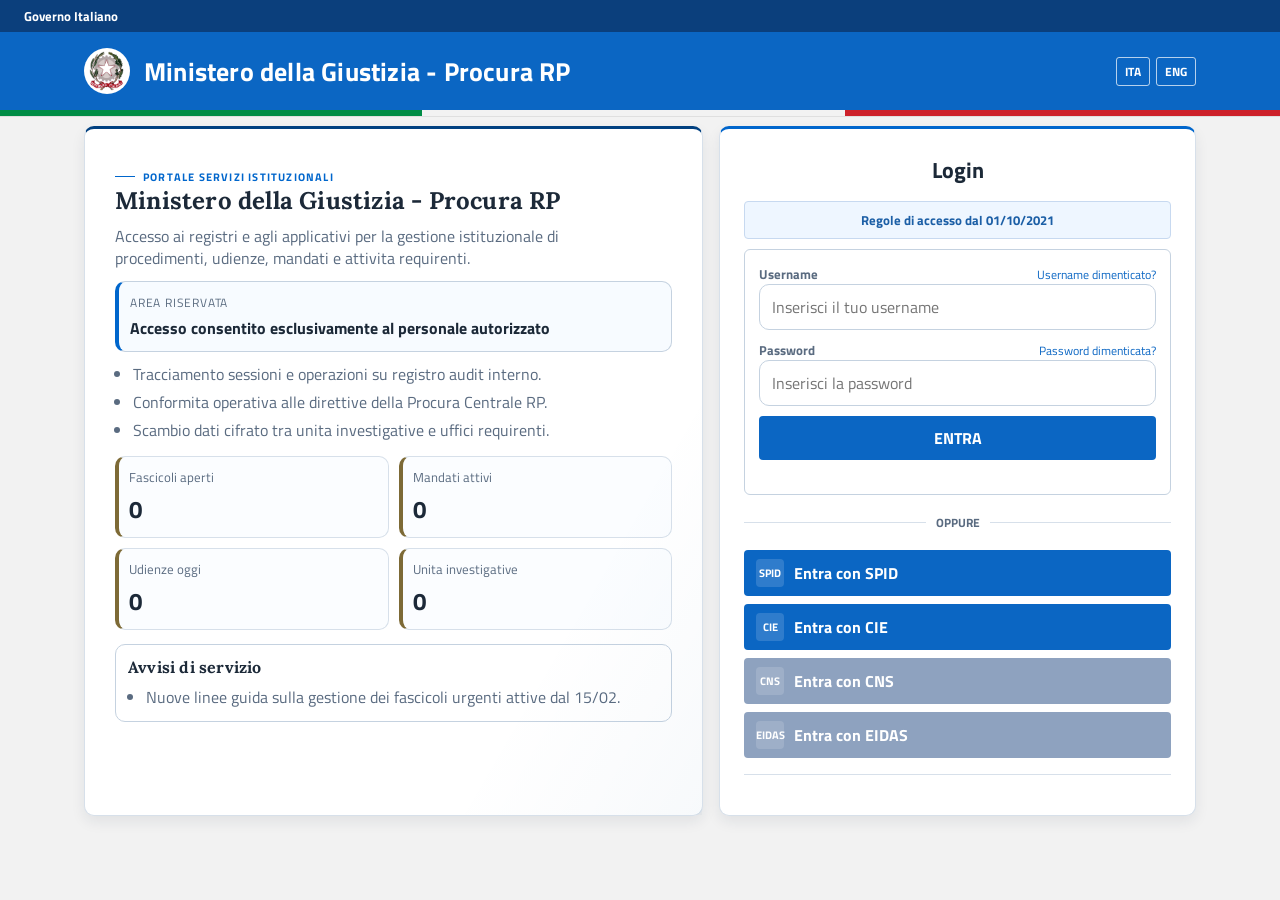
<file: index.html>
﻿<!DOCTYPE html>
<html lang="it">
<head>
  <meta charset="UTF-8">
  <meta name="viewport" content="width=device-width, initial-scale=1.0">
  <title>Procura RP | Accesso Riservato</title>
  <link rel="stylesheet" href="css/style.css">
</head>
<body class="login-page">
  <header class="gov-header">
    <div class="gov-topbar">Governo Italiano</div>
    <div class="gov-brandbar">
      <div class="gov-brand-inner">
        <div class="gov-logo" aria-hidden="true"></div>
        <h2>Ministero della Giustizia - Procura RP</h2>
        <div class="lang-switch">
          <button type="button">ITA</button>
          <button type="button">ENG</button>
        </div>
      </div>
    </div>
  </header>

  <div class="login-shell">
    <section class="login-brand-panel">
      <p class="eyebrow">Portale servizi istituzionali</p>
      <h1>Ministero della Giustizia - Procura RP</h1>
      <p class="lead">Accesso ai registri e agli applicativi per la gestione istituzionale di procedimenti, udienze, mandati e attivita requirenti.</p>

      <div class="protocol-banner">
        <p>Area riservata</p>
        <strong>Accesso consentito esclusivamente al personale autorizzato</strong>
      </div>

      <ul class="protocol-list">
        <li>Tracciamento sessioni e operazioni su registro audit interno.</li>
        <li>Conformita operativa alle direttive della Procura Centrale RP.</li>
        <li>Scambio dati cifrato tra unita investigative e uffici requirenti.</li>
      </ul>

      <div class="status-grid">
        <article>
          <span class="status-label">Fascicoli aperti</span>
          <strong id="stat-cases">0</strong>
        </article>
        <article>
          <span class="status-label">Mandati attivi</span>
          <strong id="stat-warrants">0</strong>
        </article>
        <article>
          <span class="status-label">Udienze oggi</span>
          <strong id="stat-hearings">0</strong>
        </article>
        <article>
          <span class="status-label">Unita investigative</span>
          <strong id="stat-departments">0</strong>
        </article>
      </div>

      <div class="notice-panel">
        <h3>Avvisi di servizio</h3>
        <ul>
          <li>Nuove linee guida sulla gestione dei fascicoli urgenti attive dal 15/02.</li>
        </ul>
      </div>
    </section>

    <section class="login-card ministero-login">
      <h2 class="login-title">Login</h2>
      <div class="access-rules">Regole di accesso dal 01/10/2021</div>

      <form class="login-form login-box" onsubmit="event.preventDefault(); login();">
        <div class="label-row">
          <label for="email">Username</label>
          <a class="helper-link" href="#" onclick="return false;">Username dimenticato?</a>
        </div>
        <input type="email" id="email" placeholder="Inserisci il tuo username">

        <div class="label-row">
          <label for="password">Password</label>
          <a class="helper-link" href="#" onclick="return false;">Password dimenticata?</a>
        </div>
        <input type="password" id="password" placeholder="Inserisci la password">

        <button type="submit" class="primary-login">ENTRA</button>
        <p id="error" class="error"></p>
      </form>

      <div class="login-divider"><span>OPPURE</span></div>

      <div class="alt-login">
        <a class="alt-btn" href="spid.html"><span class="alt-icon">SPID</span> Entra con SPID</a>
        <a class="alt-btn" href="cie.html"><span class="alt-icon">CIE</span> Entra con CIE</a>
        <button type="button" class="alt-btn muted" title="Non disponibile"><span class="alt-icon">CNS</span> Entra con CNS</button>
        <button type="button" class="alt-btn muted" title="Non disponibile"><span class="alt-icon">EIDAS</span> Entra con EIDAS</button>
      </div>

      

      <div class="legal-box">
        <p class="login-legal"></p>
        
      </div>
    </section>
  </div>

  <script src="js/app.js"></script>
</body>
</html>
</file>
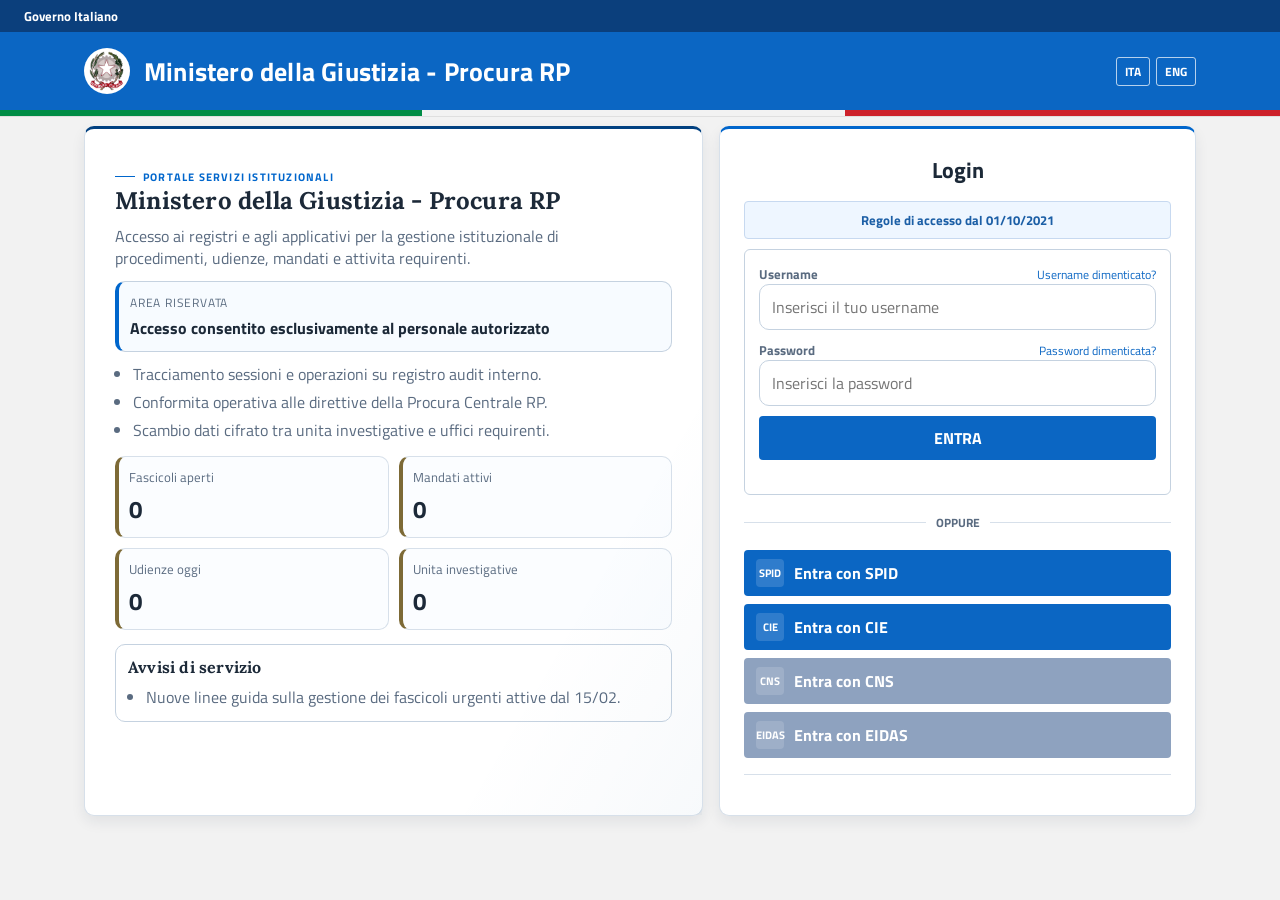
<file: cie.html>
<!DOCTYPE html>
<html lang="it">
<head>
  <meta charset="UTF-8">
  <meta name="viewport" content="width=device-width, initial-scale=1.0">
  <title>Accesso CIE | Procura RP</title>
  <link rel="stylesheet" href="css/style.css">
</head>
<body class="login-page">
  <header class="gov-header">
    <div class="gov-topbar">Governo Italiano</div>
    <div class="gov-brandbar">
      <div class="gov-brand-inner">
        <div class="gov-logo" aria-hidden="true"></div>
        <h2>Ministero della Giustizia - Procura RP</h2>
        <div class="lang-switch">
          <button type="button">ITA</button>
          <button type="button">ENG</button>
        </div>
      </div>
    </div>
  </header>

  <main class="login-shell id-shell">
    <section class="login-brand-panel id-brand">
      <p class="eyebrow">Sistema di autenticazione</p>
      <h1>CIE - Carta d'identita elettronica</h1>
      <p class="lead">Accedi con la tua Carta d'Identita Elettronica tramite app mobile o lettore di smart card.</p>

      <div class="protocol-banner">
        <p>Sessione protetta</p>
        <strong>Autenticazione con CIE livello 2</strong>
      </div>

      <ul class="protocol-list">
        <li>Conferma la sessione tramite app o PIN.</li>
        <li>Accesso consentito solo a personale autorizzato.</li>
      </ul>

      <div class="notice-panel">
        <h3>Note operative</h3>
        <ul>
          <li>Utilizza la tua CIE con PIN personale attivo.</li>
          <li>Verifica la connessione del lettore o dell'app CIE ID.</li>
          <li>Le sessioni vengono tracciate nel registro di audit.</li>
        </ul>
      </div>
    </section>

    <section class="login-card id-card">
      <div class="id-provider cie-provider">CIE</div>
      <h2>Modalita di accesso</h2>
      <p>Demo locale: seleziona la modalita e inserisci le credenziali simulate.</p>

      <div class="idp-grid">
        <button type="button" class="idp-btn">App CIE ID</button>
        <button type="button" class="idp-btn">Lettore Smart Card</button>
      </div>

      <form class="id-credentials" onsubmit="event.preventDefault(); loginWithCredentials(document.getElementById('cie-email').value, document.getElementById('cie-password').value);">
        <label for="cie-email">Email CIE</label>
        <input type="email" id="cie-email" placeholder="nome.cognome@cie.it">

        <label for="cie-password">Password</label>
        <input type="password" id="cie-password" placeholder="********">

        <button type="submit">Entra con CIE</button>
        <p id="error" class="error"></p>
      </form>

      <a class="inline-link" href="index.html">Torna al login</a>
      <p class="login-legal">Accesso riservato. Uso improprio perseguibile ai sensi delle normative vigenti.</p>
    </section>
  </main>

  <script src="js/app.js"></script>
  <script>
    document.querySelectorAll(".idp-grid").forEach((grid) => {
      const buttons = Array.from(grid.querySelectorAll(".idp-btn"));
      buttons.forEach((btn) => {
        btn.addEventListener("click", () => {
          buttons.forEach((b) => b.classList.remove("selected"));
          btn.classList.add("selected");
        });
      });
    });
  </script>
</body>
</html>
</file>
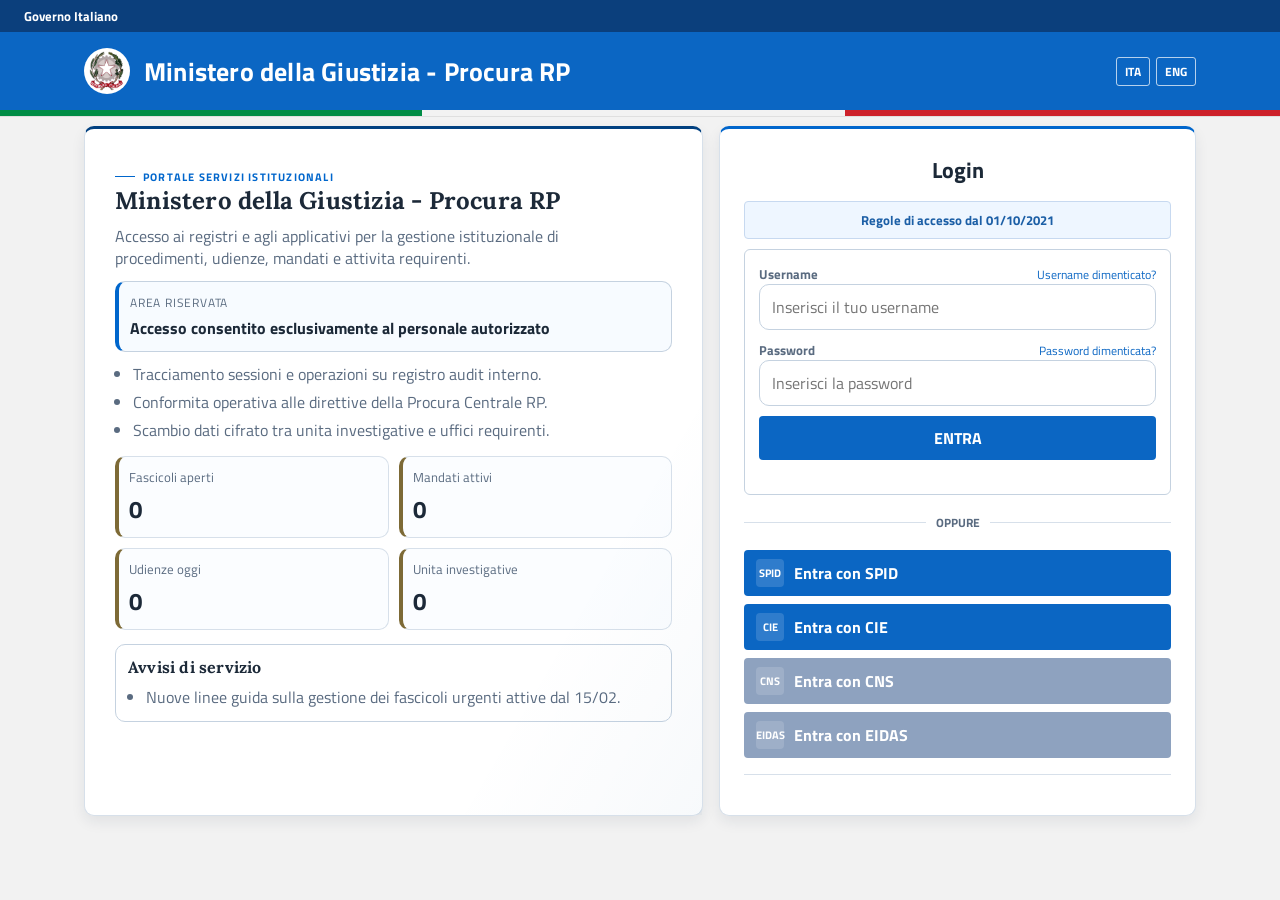
<file: dashboard.html>
﻿<!DOCTYPE html>
<html lang="it">
<head>
  <meta charset="UTF-8">
  <meta name="viewport" content="width=device-width, initial-scale=1.0">
  <title>Procura RP | Dashboard Operativa</title>
  <link rel="stylesheet" href="css/style.css">
</head>
<body class="dashboard-page" data-page="dashboard">
  <div class="dashboard-shell">
    <aside class="sidebar">
      <div class="sidebar-head">
        <div class="crest">PR</div>
        <div>
          <h2>Procura RP</h2>
          <p>Centro fascicoli</p>
        </div>
      </div>

      <nav>
        <ul>
          <li><a href="dashboard.html" data-nav="dashboard">Dashboard</a></li>
          <li><a href="fascicoli.html" data-nav="fascicoli">Fascicoli</a></li>
          <li><a href="mandati.html" data-nav="mandati">Mandati</a></li>
          <li><a href="sentenze.html" data-nav="sentenze">Sentenze</a></li>
          <li><a href="udienze.html" data-nav="udienze">Udienze</a></li>
          <li><a href="persone.html" data-nav="persone">Anagrafe giudiziaria</a></li>
          <li><a href="reparti.html" data-nav="reparti">Reparti investigativi</a></li>
        </ul>
      </nav>

      <button class="logout-btn" type="button" onclick="logout()">Disconnetti</button>
    </aside>

    <main class="main">
      <header class="topbar">
        <div>
          <p class="eyebrow">Cruscotto operativo</p>
          <h1>Procura della Repubblica RP</h1>
          <p class="topbar-meta">Ultimo aggiornamento <span id="last-update">-</span></p>
        </div>
        <div class="topbar-actions">
          <input id="quick-search" type="search" placeholder="Cerca fascicolo, PM o reato...">
          <button class="ghost-btn" type="button" id="refresh-btn">Aggiorna</button>
        </div>
      </header>

      <section class="kpi-grid" id="kpi-grid"></section>

      <section class="layout-grid">
        <article class="panel panel-large">
          <div class="panel-head">
            <h2>Registro fascicoli</h2>
            <select id="case-filter" aria-label="Filtra fascicoli">
              <option value="all">Tutti gli stati</option>
              <option value="open">Aperto</option>
              <option value="inquiry">Indagine</option>
              <option value="urgent">Urgente</option>
              <option value="closed">Chiuso</option>
            </select>
          </div>

          <table>
            <thead>
              <tr>
                <th>ID</th>
                <th>Reato principale</th>
                <th>Stato</th>
                <th>PM assegnato</th>
                <th>Priorita</th>
              </tr>
            </thead>
            <tbody id="cases-body"></tbody>
          </table>
          <a class="inline-link" href="fascicoli.html">Gestisci tutti i fascicoli</a>
        </article>

        <article class="panel">
          <div class="panel-head">
            <h2>Sintesi operativa</h2>
            <button type="button" class="ghost-btn clear-summary-btn" id="clear-summary-btn">Svuota sintesi</button>
          </div>
          <ul class="timeline" id="dashboard-summary"></ul>
        </article>

        <article class="panel">
          <h2>Attivita recenti</h2>
          <ul class="activity-list" id="activity-list"></ul>
        </article>

        <article class="panel">
          <h2>Documenti prioritari</h2>
          <div class="doc-item">
            <p>Richiesta proroga intercettazioni</p>
            <span>Scadenza: oggi 19:00</span>
          </div>
          <div class="doc-item">
            <p>Memoria difensiva proc. #897</p>
            <span>Scadenza: domani 10:00</span>
          </div>
          <div class="doc-item">
            <p>Verbale perquisizione unita nord</p>
            <span>Scadenza: 16/02 ore 12:00</span>
          </div>
        </article>

        <article class="panel panel-wide">
          <h2>Accesso rapido gestione</h2>
          <div class="unit-grid">
            <div><p>Archivio fascicoli</p><strong><a class="inline-link" href="fascicoli.html">Apri gestione</a></strong></div>
            <div><p>Archivio mandati</p><strong><a class="inline-link" href="mandati.html">Apri gestione</a></strong></div>
            <div><p>Registro sentenze</p><strong><a class="inline-link" href="sentenze.html">Apri gestione</a></strong></div>
            <div><p>Reparti investigativi</p><strong><a class="inline-link" href="reparti.html">Apri gestione</a></strong></div>
          </div>
        </article>
      </section>
    </main>
  </div>

  <script src="js/app.js"></script>
</body>
</html>
</file>
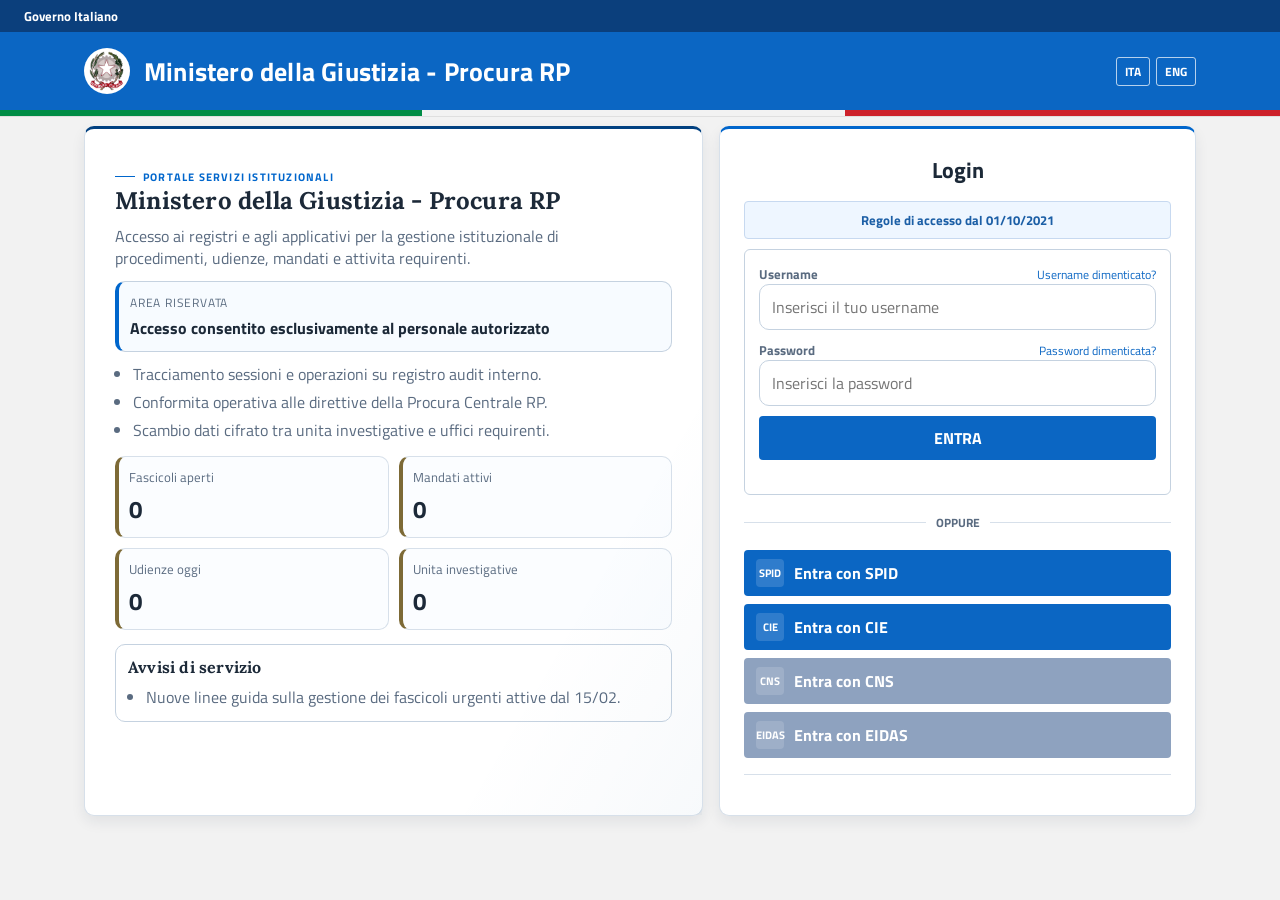
<file: fascicoli.html>
﻿<!DOCTYPE html>
<html lang="it">
<head>
  <meta charset="UTF-8">
  <meta name="viewport" content="width=device-width, initial-scale=1.0">
  <title>Procura RP | Fascicoli</title>
  <link rel="stylesheet" href="css/style.css">
</head>
<body class="dashboard-page" data-page="fascicoli">
  <div class="dashboard-shell">
    <aside class="sidebar">
      <div class="sidebar-head">
        <div class="crest">PR</div>
        <div>
          <h2>Procura RP</h2>
          <p>Centro fascicoli</p>
        </div>
      </div>
      <nav>
        <ul>
          <li><a href="dashboard.html" data-nav="dashboard">Dashboard</a></li>
          <li><a href="fascicoli.html" data-nav="fascicoli">Fascicoli</a></li>
          <li><a href="mandati.html" data-nav="mandati">Mandati</a></li>
          <li><a href="sentenze.html" data-nav="sentenze">Sentenze</a></li>
          <li><a href="udienze.html" data-nav="udienze">Udienze</a></li>
          <li><a href="persone.html" data-nav="persone">Anagrafe giudiziaria</a></li>
          <li><a href="reparti.html" data-nav="reparti">Reparti investigativi</a></li>
        </ul>
      </nav>
      <button class="logout-btn" type="button" onclick="logout()">Disconnetti</button>
    </aside>

    <main class="main">
      <header class="topbar">
        <div>
          <p class="eyebrow">Gestione archivio</p>
          <h1>Fascicoli giudiziari</h1>
          <p class="topbar-meta">Crea, aggiorna ed elimina i fascicoli dal database locale.</p>
        </div>
      </header>

      <section class="layout-grid form-layout">
        <article class="panel">
          <h2>Nuovo fascicolo</h2>
          <form id="case-form" class="form-grid">
            <label for="case-id">ID fascicolo</label>
            <input id="case-id" name="id" required placeholder="#905">

            <label for="case-title">Reato principale</label>
            <input id="case-title" name="title" required placeholder="Traffico di stupefacenti">

            <label for="case-state">Stato</label>
            <select id="case-state" name="state" required>
              <option value="open">Aperto</option>
              <option value="inquiry">Indagine</option>
              <option value="urgent">Urgente</option>
              <option value="closed">Chiuso</option>
            </select>

            <label for="case-prosecutor">PM assegnato</label>
            <input id="case-prosecutor" name="prosecutor" required placeholder="PM Ferri">

            <label for="case-priority">Priorita</label>
            <select id="case-priority" name="priority" required>
              <option value="Alta">Alta</option>
              <option value="Media">Media</option>
              <option value="Bassa">Bassa</option>
            </select>

            <button type="submit">Aggiungi fascicolo</button>
          </form>
          <p id="case-form-message" class="success-message"></p>
        </article>

        <article class="panel panel-large">
          <div class="panel-head">
            <h2>Database fascicoli</h2>
            <input id="fascicoli-search" type="search" placeholder="Filtra per ID, reato o PM...">
          </div>

          <table>
            <thead>
              <tr>
                <th>ID</th>
                <th>Reato principale</th>
                <th>Stato</th>
                <th>PM assegnato</th>
                <th>Priorita</th>
                <th>Azioni</th>
              </tr>
            </thead>
            <tbody id="fascicoli-body"></tbody>
          </table>
        </article>
      </section>
    </main>
  </div>

  <script src="js/app.js"></script>
</body>
</html>
</file>
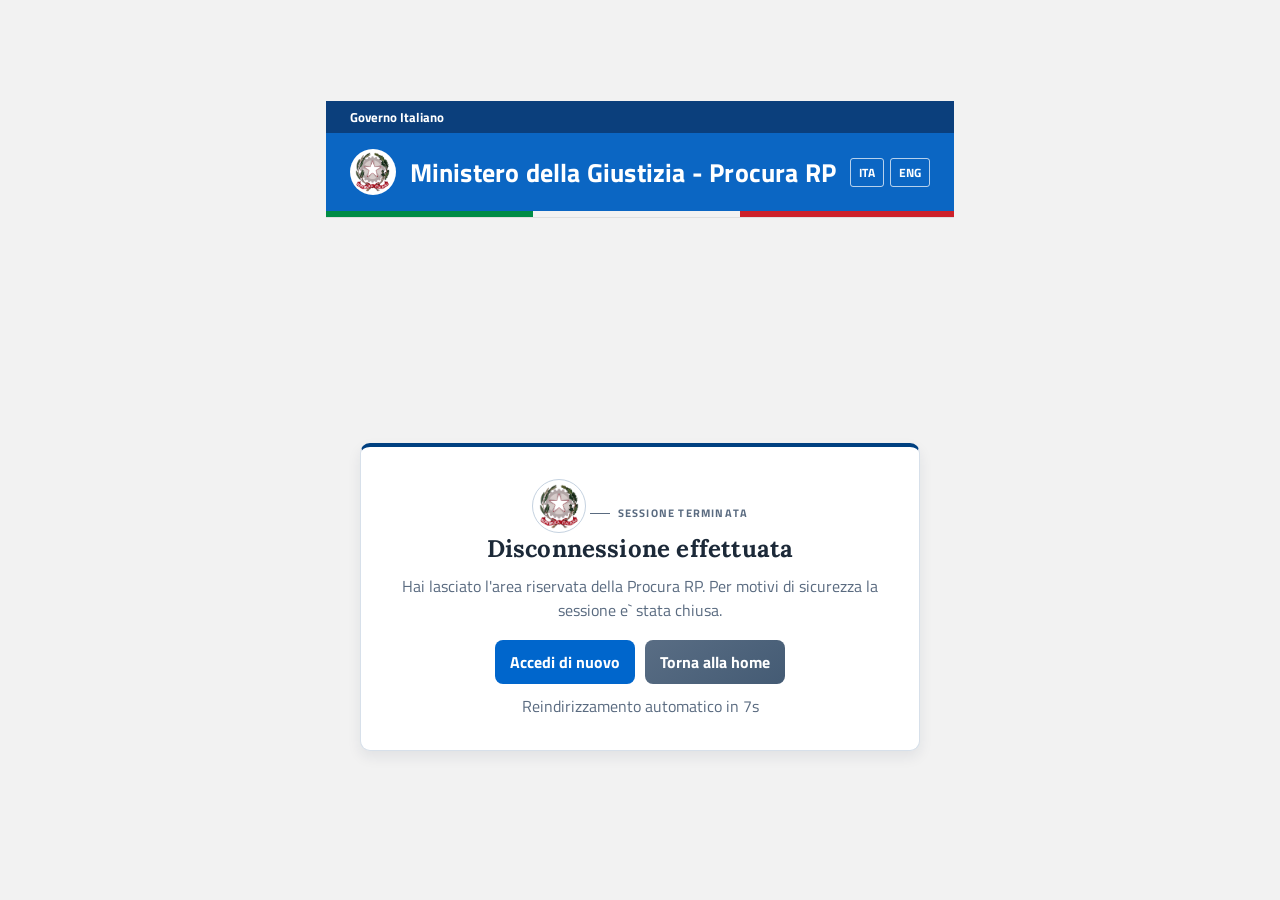
<file: logout.html>
﻿<!DOCTYPE html>
<html lang="it">
<head>
  <meta charset="UTF-8">
  <meta name="viewport" content="width=device-width, initial-scale=1.0">
  <title>Procura RP | Logout</title>
  <link rel="stylesheet" href="css/style.css">
</head>
<body class="logout-page">
  <header class="gov-header">
    <div class="gov-topbar">Governo Italiano</div>
    <div class="gov-brandbar">
      <div class="gov-brand-inner">
        <div class="gov-logo" aria-hidden="true"></div>
        <h2>Ministero della Giustizia - Procura RP</h2>
        <div class="lang-switch">
          <button type="button">ITA</button>
          <button type="button">ENG</button>
        </div>
      </div>
    </div>
  </header>
  <section class="logout-card">
    <div class="crest">PR</div>
    <p class="eyebrow">Sessione terminata</p>
    <h1>Disconnessione effettuata</h1>
    <p>Hai lasciato l'area riservata della Procura RP. Per motivi di sicurezza la sessione e` stata chiusa.</p>

    <div class="logout-actions">
      <button type="button" onclick="window.location.href='index.html'">Accedi di nuovo</button>
      <button type="button" class="secondary-btn" onclick="window.location.href='index.html'">Torna alla home</button>
    </div>

    <p class="topbar-meta">Reindirizzamento automatico in <span id="logout-countdown">8</span>s</p>
  </section>

  <script src="js/app.js"></script>
</body>
</html>
</file>
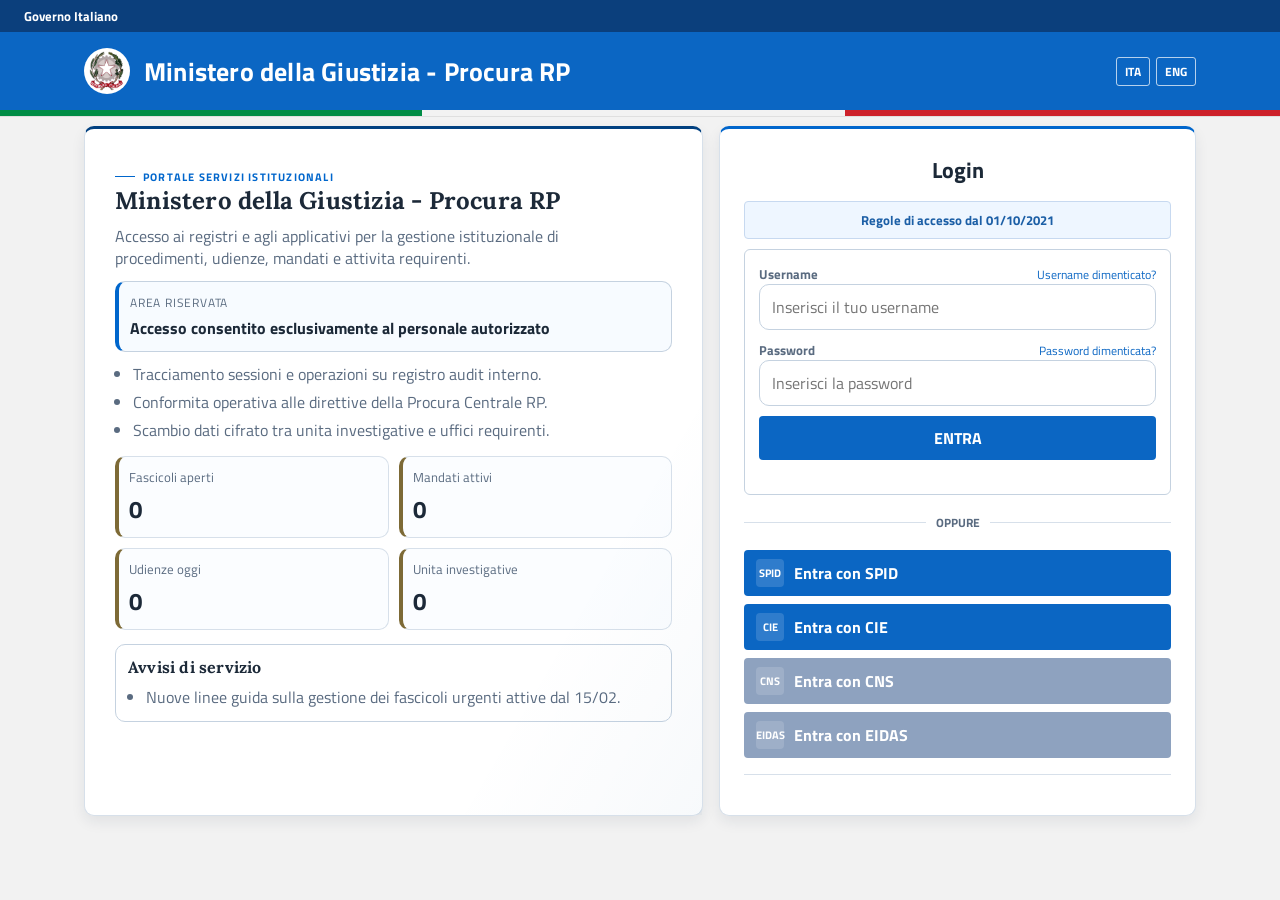
<file: mandati.html>
﻿<!DOCTYPE html>
<html lang="it">
<head>
  <meta charset="UTF-8">
  <meta name="viewport" content="width=device-width, initial-scale=1.0">
  <title>Procura RP | Mandati</title>
  <link rel="stylesheet" href="css/style.css">
</head>
<body class="dashboard-page" data-page="mandati">
  <div class="dashboard-shell">
    <aside class="sidebar">
      <div class="sidebar-head">
        <div class="crest">PR</div>
        <div>
          <h2>Procura RP</h2>
          <p>Centro fascicoli</p>
        </div>
      </div>
      <nav>
        <ul>
          <li><a href="dashboard.html" data-nav="dashboard">Dashboard</a></li>
          <li><a href="fascicoli.html" data-nav="fascicoli">Fascicoli</a></li>
          <li><a href="mandati.html" data-nav="mandati">Mandati</a></li>
          <li><a href="sentenze.html" data-nav="sentenze">Sentenze</a></li>
          <li><a href="udienze.html" data-nav="udienze">Udienze</a></li>
          <li><a href="persone.html" data-nav="persone">Anagrafe giudiziaria</a></li>
          <li><a href="reparti.html" data-nav="reparti">Reparti investigativi</a></li>
        </ul>
      </nav>
      <button class="logout-btn" type="button" onclick="logout()">Disconnetti</button>
    </aside>

    <main class="main">
      <header class="topbar">
        <div>
          <p class="eyebrow">Gestione archivio</p>
          <h1>Mandati</h1>
          <p class="topbar-meta">Inserisci, filtra ed elimina mandati dal database locale.</p>
        </div>
      </header>

      <section class="layout-grid form-layout">
        <article class="panel">
          <h2>Nuovo mandato</h2>
          <form id="warrant-form" class="form-grid">
            <label for="warrant-id">ID mandato</label>
            <input id="warrant-id" name="id" required placeholder="M-51">

            <label for="warrant-case">Fascicolo collegato</label>
            <input id="warrant-case" name="caseId" required placeholder="#901">

            <label for="warrant-type">Tipologia</label>
            <input id="warrant-type" name="type" required placeholder="Perquisizione">

            <label for="warrant-signer">Firmatario</label>
            <input id="warrant-signer" name="signer" required placeholder="PM De Luca">

            <label for="warrant-status">Stato</label>
            <select id="warrant-status" name="status" required>
              <option value="active">Attivo</option>
              <option value="pending">In lavorazione</option>
              <option value="closed">Concluso</option>
            </select>

            <button type="submit">Aggiungi mandato</button>
          </form>
          <p id="warrant-form-message" class="success-message"></p>
        </article>

        <article class="panel panel-large">
          <div class="panel-head">
            <h2>Database mandati</h2>
            <input id="mandati-search" type="search" placeholder="Filtra per ID, PM, tipo o fascicolo...">
          </div>

          <table>
            <thead>
              <tr>
                <th>ID mandato</th>
                <th>Fascicolo</th>
                <th>Tipologia</th>
                <th>Firmatario</th>
                <th>Stato</th>
                <th>Azioni</th>
              </tr>
            </thead>
            <tbody id="mandati-body"></tbody>
          </table>
        </article>
      </section>
    </main>
  </div>

  <script src="js/app.js"></script>
</body>
</html>
</file>
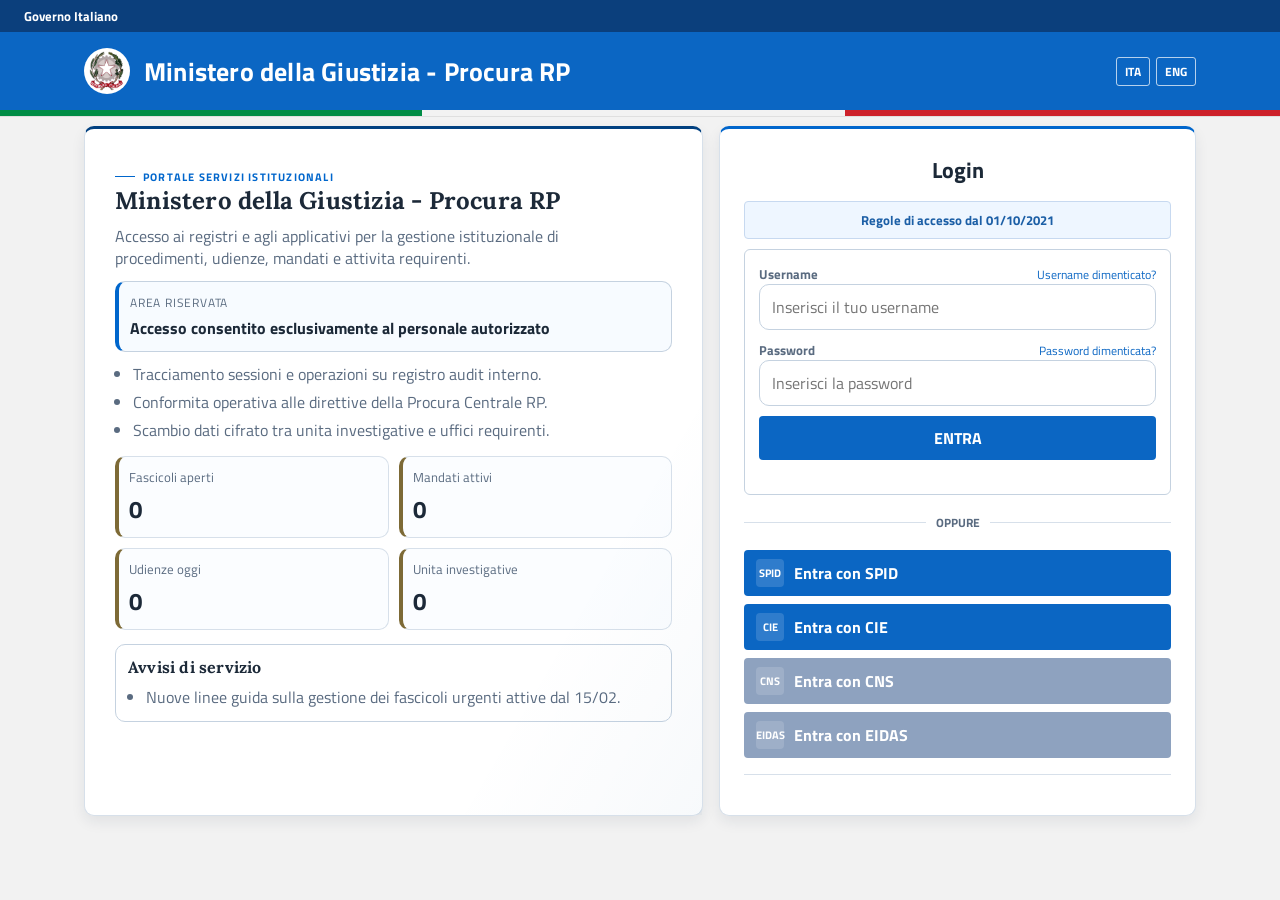
<file: persone.html>
﻿<!DOCTYPE html>
<html lang="it">
<head>
  <meta charset="UTF-8">
  <meta name="viewport" content="width=device-width, initial-scale=1.0">
  <title>Procura RP | Anagrafe</title>
  <link rel="stylesheet" href="css/style.css">
</head>
<body class="dashboard-page" data-page="persone">
  <div class="dashboard-shell">
    <aside class="sidebar">
      <div class="sidebar-head">
        <div class="crest">PR</div>
        <div>
          <h2>Procura RP</h2>
          <p>Centro fascicoli</p>
        </div>
      </div>
      <nav>
        <ul>
          <li><a href="dashboard.html" data-nav="dashboard">Dashboard</a></li>
          <li><a href="fascicoli.html" data-nav="fascicoli">Fascicoli</a></li>
          <li><a href="mandati.html" data-nav="mandati">Mandati</a></li>
          <li><a href="sentenze.html" data-nav="sentenze">Sentenze</a></li>
          <li><a href="udienze.html" data-nav="udienze">Udienze</a></li>
          <li><a href="persone.html" data-nav="persone">Anagrafe giudiziaria</a></li>
          <li><a href="reparti.html" data-nav="reparti">Reparti investigativi</a></li>
        </ul>
      </nav>
      <button class="logout-btn" type="button" onclick="logout()">Disconnetti</button>
    </aside>

    <main class="main">
      <header class="topbar">
        <div>
          <p class="eyebrow">Gestione archivio</p>
          <h1>Anagrafe giudiziaria</h1>
          <p class="topbar-meta">Aggiungi, filtra ed elimina soggetti coinvolti nei procedimenti.</p>
        </div>
      </header>

      <section class="layout-grid form-layout">
        <article class="panel">
          <h2>Nuovo soggetto</h2>
          <form id="person-form" class="form-grid">
            <label for="person-id">ID cittadino</label>
            <input id="person-id" name="id" required placeholder="C-245">

            <label for="person-name">Nominativo</label>
            <input id="person-name" name="name" required placeholder="Mario Rossi">

            <label for="person-role">Ruolo processuale</label>
            <select id="person-role" name="role" required>
              <option value="Indagato">Indagato</option>
              <option value="Persona informata">Persona informata</option>
              <option value="Parte offesa">Parte offesa</option>
              <option value="Testimone">Testimone</option>
            </select>

            <label for="person-case">Fascicolo collegato</label>
            <input id="person-case" name="caseId" required placeholder="#901">

            <button type="submit">Aggiungi soggetto</button>
          </form>
          <p id="person-form-message" class="success-message"></p>
        </article>

        <article class="panel panel-large">
          <div class="panel-head">
            <h2>Database anagrafe</h2>
            <input id="persone-search" type="search" placeholder="Filtra per ID, nome, ruolo o fascicolo...">
          </div>

          <table>
            <thead>
              <tr>
                <th>ID cittadino</th>
                <th>Nominativo</th>
                <th>Ruolo processuale</th>
                <th>Fascicolo collegato</th>
                <th>Azioni</th>
              </tr>
            </thead>
            <tbody id="persone-body"></tbody>
          </table>
        </article>
      </section>
    </main>
  </div>

  <script src="js/app.js"></script>
</body>
</html>
</file>
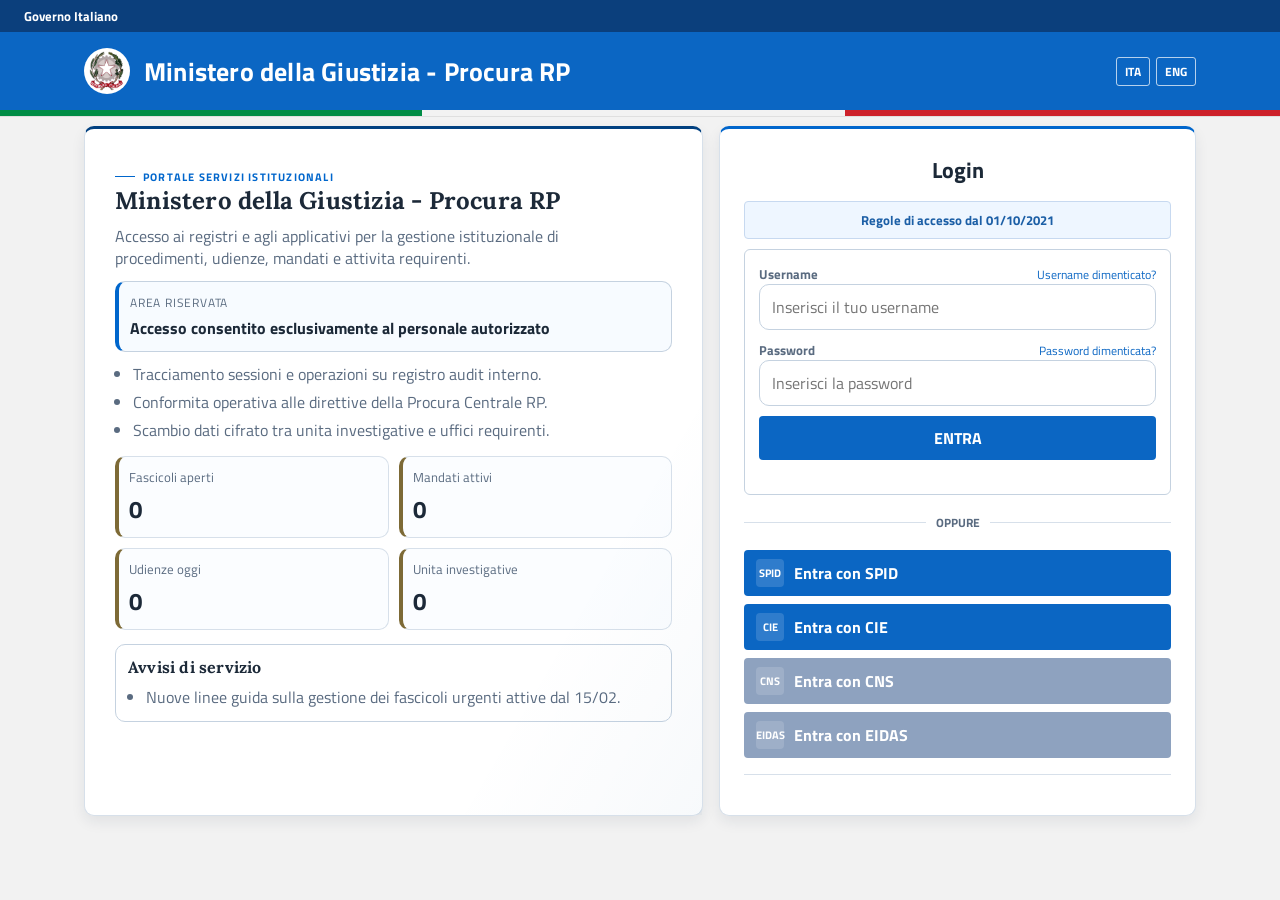
<file: reparti.html>
﻿<!DOCTYPE html>
<html lang="it">
<head>
  <meta charset="UTF-8">
  <meta name="viewport" content="width=device-width, initial-scale=1.0">
  <title>Procura RP | Reparti Investigativi</title>
  <link rel="stylesheet" href="css/style.css">
</head>
<body class="dashboard-page" data-page="reparti">
  <div class="dashboard-shell">
    <aside class="sidebar">
      <div class="sidebar-head">
        <div class="crest">PR</div>
        <div>
          <h2>Procura RP</h2>
          <p>Centro fascicoli</p>
        </div>
      </div>
      <nav>
        <ul>
          <li><a href="dashboard.html" data-nav="dashboard">Dashboard</a></li>
          <li><a href="fascicoli.html" data-nav="fascicoli">Fascicoli</a></li>
          <li><a href="mandati.html" data-nav="mandati">Mandati</a></li>
          <li><a href="sentenze.html" data-nav="sentenze">Sentenze</a></li>
          <li><a href="udienze.html" data-nav="udienze">Udienze</a></li>
          <li><a href="persone.html" data-nav="persone">Anagrafe giudiziaria</a></li>
          <li><a href="reparti.html" data-nav="reparti">Reparti investigativi</a></li>
        </ul>
      </nav>
      <button class="logout-btn" type="button" onclick="logout()">Disconnetti</button>
    </aside>

    <main class="main">
      <header class="topbar">
        <div>
          <p class="eyebrow">Gestione archivio</p>
          <h1>Reparti investigativi</h1>
          <p class="topbar-meta">Aggiungi, monitora ed elimina reparti dal database locale.</p>
        </div>
      </header>

      <section class="layout-grid form-layout">
        <article class="panel">
          <h2>Nuovo reparto</h2>
          <form id="department-form" class="form-grid">
            <label for="department-id">ID reparto</label>
            <input id="department-id" name="id" required placeholder="R-09">

            <label for="department-name">Nome unita</label>
            <input id="department-name" name="name" required placeholder="Unita cybercrime">

            <label for="department-chief">Responsabile</label>
            <input id="department-chief" name="chief" required placeholder="Isp. Sala">

            <label for="department-cases">Fascicoli attivi</label>
            <input id="department-cases" name="activeCases" required type="number" min="0" placeholder="5">

            <label for="department-status">Stato</label>
            <select id="department-status" name="status" required>
              <option value="operational">Operativo</option>
              <option value="understaffed">Sotto organico</option>
              <option value="suspended">Sospeso</option>
            </select>

            <button type="submit">Aggiungi reparto</button>
          </form>
          <p id="department-form-message" class="success-message"></p>
        </article>

        <article class="panel panel-large">
          <div class="panel-head">
            <h2>Database reparti</h2>
            <input id="reparti-search" type="search" placeholder="Filtra per ID, unita o responsabile...">
          </div>

          <table>
            <thead>
              <tr>
                <th>ID reparto</th>
                <th>Nome unita</th>
                <th>Responsabile</th>
                <th>Fascicoli attivi</th>
                <th>Stato</th>
                <th>Azioni</th>
              </tr>
            </thead>
            <tbody id="reparti-body"></tbody>
          </table>
        </article>
      </section>
    </main>
  </div>

  <script src="js/app.js"></script>
</body>
</html>
</file>
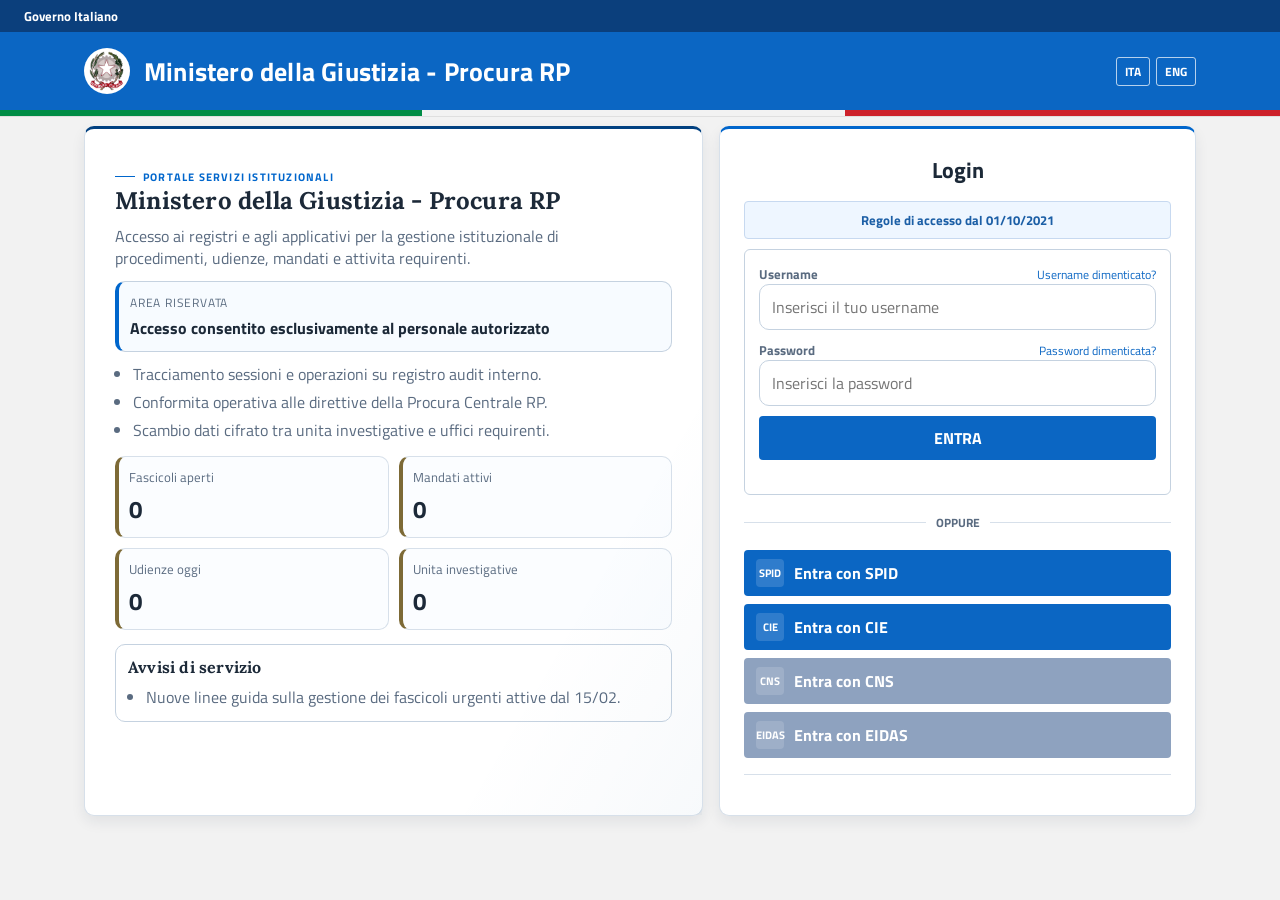
<file: sentenze.html>
﻿<!DOCTYPE html>
<html lang="it">
<head>
  <meta charset="UTF-8">
  <meta name="viewport" content="width=device-width, initial-scale=1.0">
  <title>Procura RP | Sentenze</title>
  <link rel="stylesheet" href="css/style.css">
</head>
<body class="dashboard-page" data-page="sentenze">
  <div class="dashboard-shell">
    <aside class="sidebar">
      <div class="sidebar-head">
        <div class="crest">PR</div>
        <div>
          <h2>Procura RP</h2>
          <p>Centro fascicoli</p>
        </div>
      </div>
      <nav>
        <ul>
          <li><a href="dashboard.html" data-nav="dashboard">Dashboard</a></li>
          <li><a href="fascicoli.html" data-nav="fascicoli">Fascicoli</a></li>
          <li><a href="mandati.html" data-nav="mandati">Mandati</a></li>
          <li><a href="sentenze.html" data-nav="sentenze">Sentenze</a></li>
          <li><a href="udienze.html" data-nav="udienze">Udienze</a></li>
          <li><a href="persone.html" data-nav="persone">Anagrafe giudiziaria</a></li>
          <li><a href="reparti.html" data-nav="reparti">Reparti investigativi</a></li>
        </ul>
      </nav>
      <button class="logout-btn" type="button" onclick="logout()">Disconnetti</button>
    </aside>

    <main class="main">
      <header class="topbar">
        <div>
          <p class="eyebrow">Gestione archivio</p>
          <h1>Sentenze</h1>
          <p class="topbar-meta">Registro sentenze con inserimento, ricerca ed eliminazione.</p>
        </div>
      </header>

      <section class="layout-grid form-layout">
        <article class="panel">
          <h2>Nuova sentenza</h2>
          <form id="sentence-form" class="form-grid">
            <label for="sentence-id">ID sentenza</label>
            <input id="sentence-id" name="id" required placeholder="S-120">

            <label for="sentence-case">Fascicolo collegato</label>
            <input id="sentence-case" name="caseId" required placeholder="#897">

            <label for="sentence-outcome">Esito</label>
            <input id="sentence-outcome" name="outcome" required placeholder="Condanna">

            <label for="sentence-judge">Giudice</label>
            <input id="sentence-judge" name="judge" required placeholder="Pres. Valli">

            <label for="sentence-penalty">Pena/Misura</label>
            <input id="sentence-penalty" name="penalty" required placeholder="6 anni reclusione">

            <label for="sentence-status">Stato</label>
            <select id="sentence-status" name="status" required>
              <option value="issued">Emessa</option>
              <option value="appeal">In appello</option>
              <option value="final">Definitiva</option>
            </select>

            <button type="submit">Aggiungi sentenza</button>
          </form>
          <p id="sentence-form-message" class="success-message"></p>
        </article>

        <article class="panel panel-large">
          <div class="panel-head">
            <h2>Database sentenze</h2>
            <input id="sentenze-search" type="search" placeholder="Filtra per ID, giudice, fascicolo o esito...">
          </div>

          <table>
            <thead>
              <tr>
                <th>ID sentenza</th>
                <th>Fascicolo</th>
                <th>Esito</th>
                <th>Giudice</th>
                <th>Pena/Misura</th>
                <th>Stato</th>
                <th>Azioni</th>
              </tr>
            </thead>
            <tbody id="sentenze-body"></tbody>
          </table>
        </article>
      </section>
    </main>
  </div>

  <script src="js/app.js"></script>
</body>
</html>
</file>
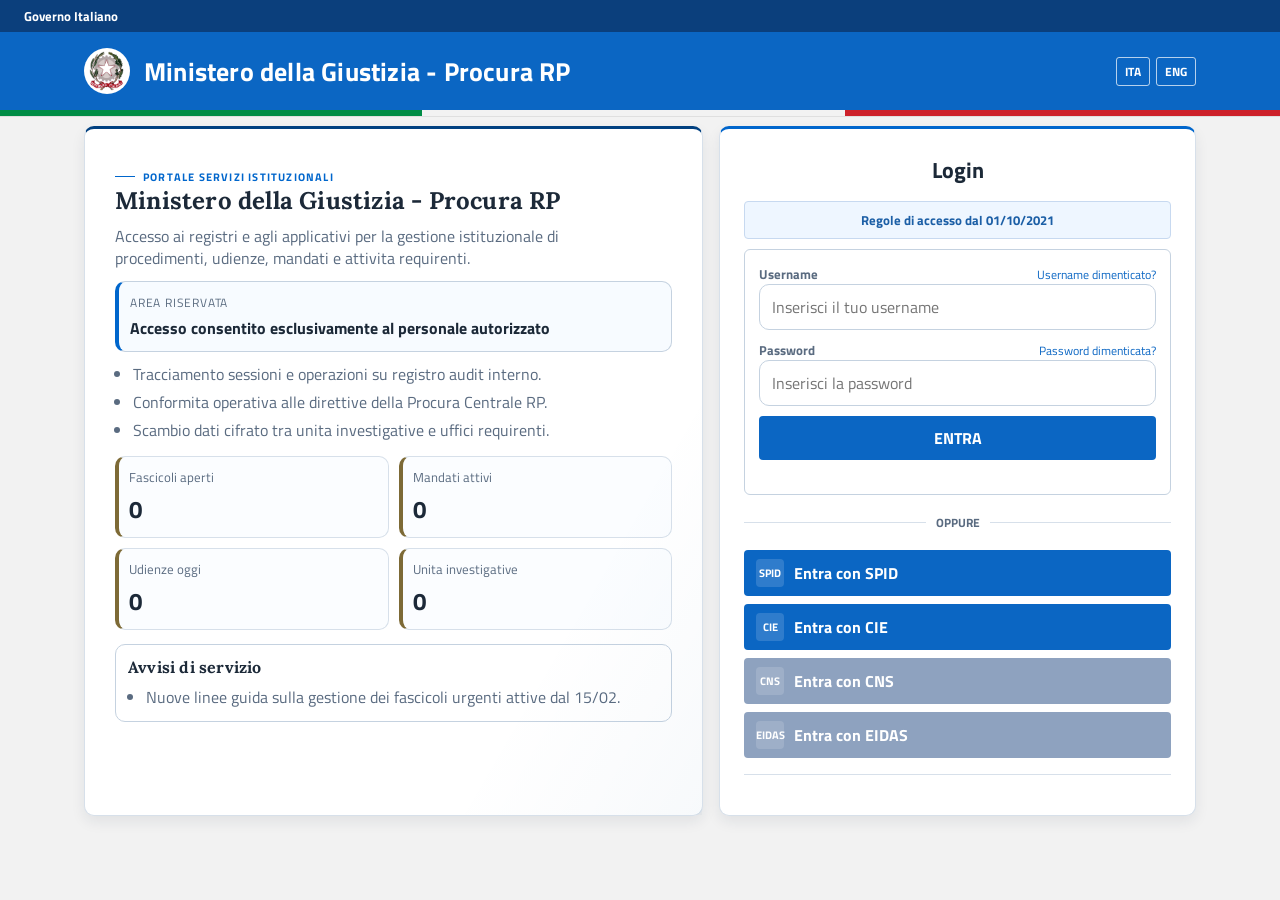
<file: spid.html>
<!DOCTYPE html>
<html lang="it">
<head>
  <meta charset="UTF-8">
  <meta name="viewport" content="width=device-width, initial-scale=1.0">
  <title>Accesso SPID | Procura RP</title>
  <link rel="stylesheet" href="css/style.css">
</head>
<body class="login-page">
  <header class="gov-header">
    <div class="gov-topbar">Governo Italiano</div>
    <div class="gov-brandbar">
      <div class="gov-brand-inner">
        <div class="gov-logo" aria-hidden="true"></div>
        <h2>Ministero della Giustizia - Procura RP</h2>
        <div class="lang-switch">
          <button type="button">ITA</button>
          <button type="button">ENG</button>
        </div>
      </div>
    </div>
  </header>

  <main class="login-shell id-shell">
    <section class="login-brand-panel id-brand">
      <p class="eyebrow">Sistema di autenticazione</p>
      <h1>SPID - Identita digitale</h1>
      <p class="lead">Seleziona il tuo gestore di identita digitale e autorizza l'accesso ai servizi istituzionali della Procura RP.</p>

      <div class="protocol-banner">
        <p>Sessione protetta</p>
        <strong>Autenticazione tramite SPID livello 2</strong>
      </div>

      <ul class="protocol-list">
        <li>Conferma il consenso e prosegui con la verifica.</li>
        <li>La sessione sara attiva solo per utenti autorizzati.</li>
      </ul>

      <div class="notice-panel">
        <h3>Note operative</h3>
        <ul>
          <li>Accertati di avere il tuo SPID abilitato livello 2.</li>
          <li>Le sessioni vengono tracciate nel registro di audit.</li>
          <li>In caso di errore, torna al login e ripeti l'accesso.</li>
        </ul>
      </div>
    </section>

    <section class="login-card id-card">
      <div class="id-provider spid-provider">SPID</div>
      <h2>Seleziona Identity Provider</h2>
      <p>Demo locale: seleziona un provider e inserisci le credenziali simulate.</p>

      <div class="idp-grid">
        <button type="button" class="idp-btn">PosteID</button>
        <button type="button" class="idp-btn">ArubaID</button>
      </div>

      <form class="id-credentials" onsubmit="event.preventDefault(); loginWithCredentials(document.getElementById('spid-email').value, document.getElementById('spid-password').value);">
        <label for="spid-email">Email SPID</label>
        <input type="email" id="spid-email" placeholder="nome.cognome@spid.it">

        <label for="spid-password">Password</label>
        <input type="password" id="spid-password" placeholder="********">

        <button type="submit">Entra con SPID</button>
        <p id="error" class="error"></p>
      </form>

      <a class="inline-link" href="index.html">Torna al login</a>
      <p class="login-legal">Uso riservato a personale autorizzato. Le attivita sono monitorate.</p>
    </section>
  </main>

  <script src="js/app.js"></script>
  <script>
    document.querySelectorAll(".idp-grid").forEach((grid) => {
      const buttons = Array.from(grid.querySelectorAll(".idp-btn"));
      buttons.forEach((btn) => {
        btn.addEventListener("click", () => {
          buttons.forEach((b) => b.classList.remove("selected"));
          btn.classList.add("selected");
        });
      });
    });
  </script>
</body>
</html>
</file>
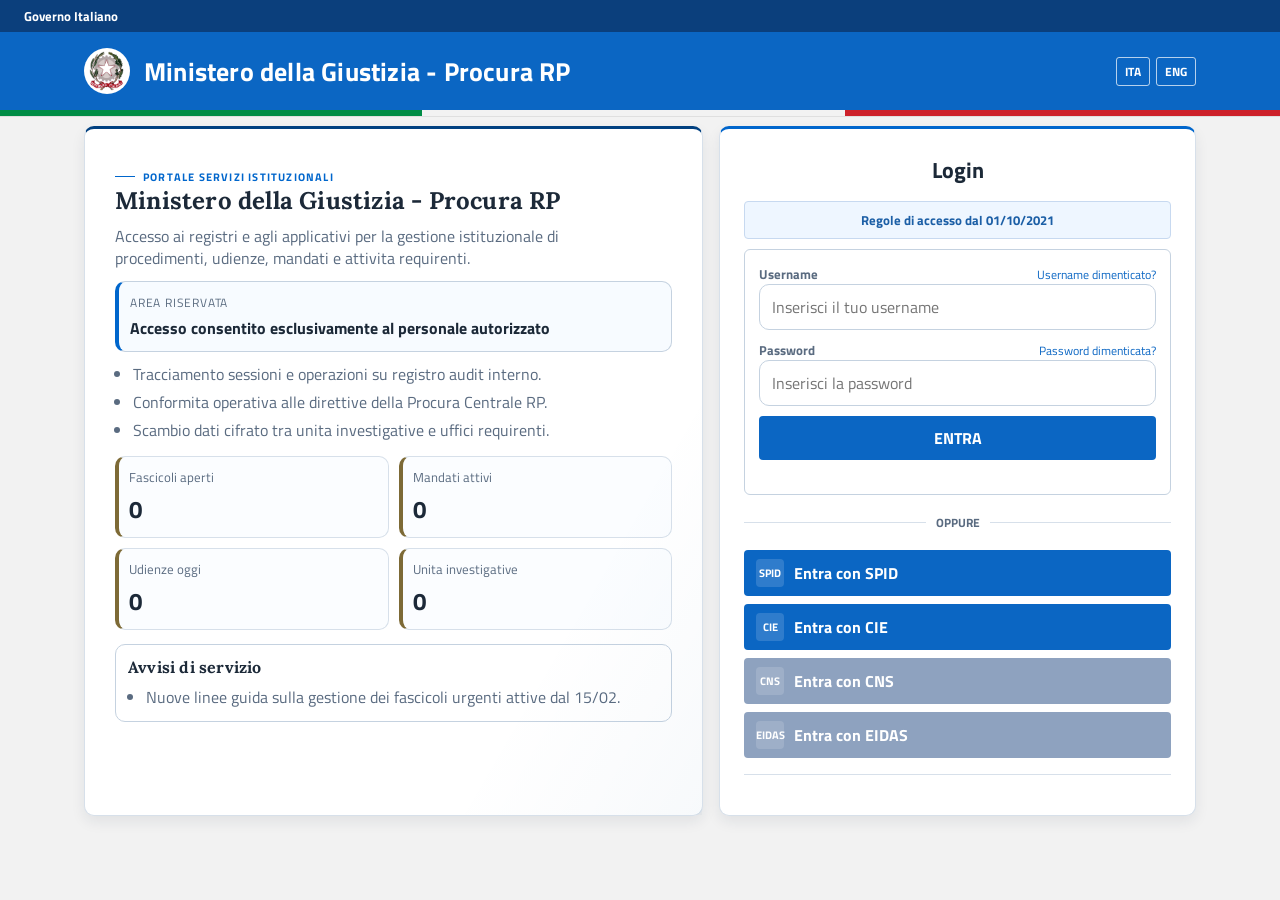
<file: udienze.html>
﻿<!DOCTYPE html>
<html lang="it">
<head>
  <meta charset="UTF-8">
  <meta name="viewport" content="width=device-width, initial-scale=1.0">
  <title>Procura RP | Udienze</title>
  <link rel="stylesheet" href="css/style.css">
</head>
<body class="dashboard-page" data-page="udienze">
  <div class="dashboard-shell">
    <aside class="sidebar">
      <div class="sidebar-head">
        <div class="crest">PR</div>
        <div>
          <h2>Procura RP</h2>
          <p>Centro fascicoli</p>
        </div>
      </div>
      <nav>
        <ul>
          <li><a href="dashboard.html" data-nav="dashboard">Dashboard</a></li>
          <li><a href="fascicoli.html" data-nav="fascicoli">Fascicoli</a></li>
          <li><a href="mandati.html" data-nav="mandati">Mandati</a></li>
          <li><a href="sentenze.html" data-nav="sentenze">Sentenze</a></li>
          <li><a href="udienze.html" data-nav="udienze">Udienze</a></li>
          <li><a href="persone.html" data-nav="persone">Anagrafe giudiziaria</a></li>
          <li><a href="reparti.html" data-nav="reparti">Reparti investigativi</a></li>
        </ul>
      </nav>
      <button class="logout-btn" type="button" onclick="logout()">Disconnetti</button>
    </aside>

    <main class="main">
      <header class="topbar">
        <div>
          <p class="eyebrow">Gestione archivio</p>
          <h1>Udienze</h1>
          <p class="topbar-meta">Inserisci, filtra ed elimina udienze dal calendario giudiziario.</p>
        </div>
      </header>

      <section class="layout-grid form-layout">
        <article class="panel">
          <h2>Nuova udienza</h2>
          <form id="hearing-form" class="form-grid">
            <label for="hearing-id">ID udienza</label>
            <input id="hearing-id" name="id" required placeholder="U-320">

            <label for="hearing-datetime">Data e ora</label>
            <input id="hearing-datetime" name="dateTime" required type="datetime-local">

            <label for="hearing-room">Aula</label>
            <input id="hearing-room" name="room" required placeholder="Aula 2">

            <label for="hearing-case">Fascicolo collegato</label>
            <input id="hearing-case" name="caseId" required placeholder="#901">

            <label for="hearing-type">Tipologia</label>
            <input id="hearing-type" name="type" required placeholder="Convalida arresto">

            <label for="hearing-status">Stato</label>
            <select id="hearing-status" name="status" required>
              <option value="open">Programmato</option>
              <option value="pending">Rinviato</option>
              <option value="closed">Concluso</option>
            </select>

            <button type="submit">Aggiungi udienza</button>
          </form>
          <p id="hearing-form-message" class="success-message"></p>
        </article>

        <article class="panel panel-large">
          <div class="panel-head">
            <h2>Database udienze</h2>
            <input id="udienze-search" type="search" placeholder="Filtra per ID, aula, tipologia o fascicolo...">
          </div>

          <table>
            <thead>
              <tr>
                <th>ID udienza</th>
                <th>Data e ora</th>
                <th>Aula</th>
                <th>Fascicolo</th>
                <th>Tipologia</th>
                <th>Stato</th>
                <th>Azioni</th>
              </tr>
            </thead>
            <tbody id="udienze-body"></tbody>
          </table>
        </article>
      </section>
    </main>
  </div>

  <script src="js/app.js"></script>
</body>
</html>
</file>
<file: css/style.css>
﻿@import url("https://fonts.googleapis.com/css2?family=Lora:wght@500;700&family=Titillium+Web:wght@400;600;700&display=swap");

:root {
  --bg: #f5f7fa;
  --bg-deep: #edf2f7;
  --surface: #ffffff;
  --surface-soft: #f7f9fc;
  --ink: #1c2938;
  --ink-soft: #5a6b80;
  --line: #d7e0ea;
  --line-strong: #c5d2e0;
  --nav: #004080;
  --nav-soft: #0066cc;
  --gold: #7d6a36;
  --gold-soft: #9d8850;
  --ok: #2f7d47;
  --warn: #a65a1f;
  --danger: #8b2d2d;
  --info: #285f99;
  --violet: #5a4e8f;
  --shadow: 0 6px 14px rgba(22, 43, 68, 0.08);
  --radius: 10px;
}

* {
  box-sizing: border-box;
}

body {
  margin: 0;
  font-family: "Titillium Web", sans-serif;
  color: var(--ink);
  background: linear-gradient(180deg, var(--bg) 0%, var(--bg-deep) 100%);
}

h1,
h2,
h3 {
  margin: 0;
  font-family: "Lora", serif;
  letter-spacing: 0.2px;
}

p {
  margin: 0;
}

input,
select,
button {
  font: inherit;
}

input,
select {
  width: 100%;
  border: 1px solid var(--line-strong);
  border-radius: 10px;
  padding: 10px 12px;
  background: #fff;
  color: var(--ink);
}

input:focus,
select:focus {
  outline: 2px solid rgba(0, 75, 141, 0.2);
  border-color: var(--nav-soft);
}

button {
  border: 0;
  border-radius: 8px;
  background: var(--nav-soft);
  color: #fff;
  padding: 10px 15px;
  font-weight: 700;
  cursor: pointer;
}

button:hover {
  filter: brightness(0.98);
}

label {
  margin-top: 4px;
  font-weight: 700;
  font-size: 13px;
  text-transform: uppercase;
  letter-spacing: 0.5px;
  color: var(--ink-soft);
}

.eyebrow {
  display: inline-flex;
  align-items: center;
  gap: 8px;
  font-size: 11px;
  text-transform: uppercase;
  letter-spacing: 1.2px;
  color: var(--nav-soft);
  font-weight: 700;
}

.eyebrow::before {
  content: "";
  width: 20px;
  height: 1px;
  background: currentColor;
}

.login-page,
.logout-page {
  min-height: 100vh;
  padding: 0 0 24px;
}

.login-page {
  background: #f2f2f2;
}

.logout-page {
  background: #f2f2f2;
}

.gov-header {
  box-shadow: 0 1px 0 rgba(0, 0, 0, 0.08);
}

.gov-topbar {
  background: #0b3f7c;
  color: #fff;
  font-weight: 700;
  padding: 6px 24px;
  font-size: 13px;
}

.gov-brandbar {
  background: #0b66c3;
  color: #fff;
  position: relative;
}

.gov-brand-inner {
  max-width: 1160px;
  margin: 0 auto;
  padding: 16px 24px;
  display: flex;
  align-items: center;
  gap: 14px;
}

.gov-brandbar::after {
  content: "";
  display: block;
  height: 6px;
  background: linear-gradient(90deg, #008c45 0 33%, #f2f2f2 33% 66%, #cd212a 66% 100%);
}

.gov-logo {
  width: 46px;
  height: 46px;
  border-radius: 50%;
  background: #fff url("../download.png") center center / 80% auto no-repeat;
  border: 1px solid rgba(255, 255, 255, 0.5);
}

.gov-brand-inner h2 {
  font-family: "Titillium Web", sans-serif;
  font-size: 26px;
  font-weight: 700;
  letter-spacing: 0.2px;
  margin: 0;
}

.lang-switch {
  margin-left: auto;
  display: inline-flex;
  gap: 6px;
}

.lang-switch button {
  background: transparent;
  color: #fff;
  border: 1px solid rgba(255, 255, 255, 0.7);
  padding: 4px 8px;
  border-radius: 3px;
  font-size: 12px;
  font-weight: 700;
}

.login-shell {
  width: min(1160px, 100%);
  margin: 10px auto 0;
  display: grid;
  grid-template-columns: 1.3fr 1fr;
  gap: 16px;
  padding: 0 24px;
}

.login-brand-panel,
.login-card,
.logout-card {
  border-radius: var(--radius);
  background: var(--surface);
  border: 1px solid var(--line);
  box-shadow: var(--shadow);
}

.login-brand-panel {
  padding: 30px;
  position: relative;
  border-top: 3px solid var(--nav);
}

.login-brand-panel::after {
  content: "";
  position: absolute;
  inset: 0;
  background: linear-gradient(120deg, transparent 0 75%, rgba(0, 75, 141, 0.03) 100%);
  pointer-events: none;
}

.lead {
  margin-top: 9px;
  max-width: 58ch;
  color: var(--ink-soft);
  line-height: 1.4;
}

.protocol-banner {
  margin-top: 12px;
  border: 1px solid var(--line-strong);
  border-left: 4px solid var(--nav-soft);
  border-radius: 10px;
  padding: 11px;
  background: #f7fbff;
}

.protocol-banner p {
  font-size: 12px;
  text-transform: uppercase;
  letter-spacing: 0.8px;
  color: var(--ink-soft);
}

.protocol-banner strong {
  display: block;
  margin-top: 4px;
}

.protocol-list {
  margin: 10px 0 0;
  padding-left: 18px;
  color: var(--ink-soft);
  display: grid;
  gap: 4px;
}

.status-grid {
  margin-top: 14px;
  display: grid;
  grid-template-columns: repeat(2, minmax(0, 1fr));
  gap: 10px;
}

.status-grid article {
  border: 1px solid var(--line);
  border-left: 4px solid var(--gold);
  border-radius: 10px;
  padding: 10px;
  background: #fbfdff;
}

.status-label {
  display: block;
  color: var(--ink-soft);
  font-size: 13px;
}

.status-grid strong {
  display: block;
  margin-top: 4px;
  font-size: 24px;
}

.login-card {
  padding: 24px;
  display: flex;
  flex-direction: column;
  gap: 8px;
  border-top: 3px solid var(--nav-soft);
}

.crest {
  width: 54px;
  height: 54px;
  border-radius: 50%;
  display: inline-grid;
  place-items: center;
  background: #fff url("../download.png") center center / 76% auto no-repeat;
  color: transparent;
  font-family: "Lora", serif;
  font-size: 20px;
  border: 1px solid var(--line-strong);
}

.ministero-login {
  align-self: start;
}

.login-title {
  text-align: center;
  font-size: 22px;
  font-family: "Titillium Web", sans-serif;
  letter-spacing: 0;
}

.access-rules {
  margin: 6px 0 2px;
  background: #eef6ff;
  border: 1px solid #c7d9f0;
  color: #1c5fa6;
  padding: 8px 10px;
  border-radius: 4px;
  font-weight: 700;
  text-align: center;
  font-size: 13px;
}

.login-box {
  border: 1px solid var(--line-strong);
  border-radius: 6px;
  padding: 14px;
  background: #fff;
}

.label-row {
  display: flex;
  justify-content: space-between;
  align-items: baseline;
  gap: 10px;
  margin-top: 10px;
}

.label-row:first-of-type {
  margin-top: 0;
}

.label-row label {
  margin: 0;
  font-size: 13px;
  text-transform: none;
  letter-spacing: 0;
}

.helper-link {
  font-size: 12px;
  color: #0b66c3;
  text-decoration: none;
}

.primary-login {
  width: 100%;
  margin-top: 10px;
  background: #0b66c3;
  border-radius: 4px;
  font-weight: 700;
}

.login-divider {
  display: flex;
  align-items: center;
  gap: 10px;
  margin: 10px 0;
  color: var(--ink-soft);
  font-weight: 700;
}

.login-divider::before,
.login-divider::after {
  content: "";
  height: 1px;
  flex: 1;
  background: var(--line);
}

.login-divider span {
  font-size: 12px;
}

.alt-login {
  display: grid;
  gap: 8px;
}

.alt-btn {
  display: inline-flex;
  align-items: center;
  gap: 10px;
  background: #0b66c3;
  color: #fff;
  text-decoration: none;
  padding: 9px 12px;
  border-radius: 4px;
  font-weight: 700;
  border: 0;
  cursor: pointer;
}

.alt-btn.muted {
  background: #8ea2bf;
  cursor: not-allowed;
}

.alt-icon {
  display: inline-flex;
  align-items: center;
  justify-content: center;
  width: 28px;
  height: 28px;
  border-radius: 4px;
  background: rgba(255, 255, 255, 0.15);
  font-size: 11px;
}

.id-access {
  margin-top: 6px;
  padding: 10px;
  border: 1px dashed var(--line-strong);
  border-radius: 10px;
  display: grid;
  gap: 8px;
  background: #f7fbff;
}

.id-access p {
  font-size: 12px;
  text-transform: uppercase;
  letter-spacing: 0.8px;
  color: var(--ink-soft);
  font-weight: 700;
}

.id-btn {
  display: inline-flex;
  align-items: center;
  justify-content: center;
  width: 100%;
  padding: 10px 12px;
  border-radius: 8px;
  font-weight: 700;
  color: #fff;
  text-decoration: none;
}

.spid-btn {
  background: #005aa9;
}

.cie-btn {
  background: #0e6b4c;
}

.id-note {
  font-size: 12px;
  color: var(--ink-soft);
}

.notice-panel {
  margin-top: 14px;
  border: 1px solid var(--line-strong);
  border-radius: 10px;
  background: #fff;
  padding: 12px;
}

.notice-panel h3 {
  font-size: 16px;
  margin-bottom: 8px;
}

.notice-panel ul {
  margin: 0;
  padding-left: 18px;
  color: var(--ink-soft);
  display: grid;
  gap: 6px;
}

.legal-box {
  margin-top: 8px;
  border-top: 1px solid var(--line);
  padding-top: 8px;
  display: grid;
  gap: 4px;
}

.id-shell {
  margin-top: 16px;
}

.id-card {
  gap: 10px;
}

.id-provider {
  display: inline-flex;
  align-items: center;
  justify-content: center;
  width: 68px;
  height: 38px;
  border-radius: 999px;
  font-weight: 700;
  color: #fff;
  letter-spacing: 0.6px;
}

.spid-provider {
  background: #005aa9;
}

.cie-provider {
  background: #0e6b4c;
}

.idp-grid {
  display: grid;
  gap: 8px;
}

.idp-btn {
  width: 100%;
  background: #e9eff6;
  color: var(--ink);
  border: 1px solid var(--line-strong);
  font-weight: 700;
}

.idp-btn:hover {
  filter: brightness(0.98);
}

.idp-btn.selected {
  border-color: var(--nav-soft);
  background: #d9e8f8;
}

.id-credentials {
  margin-top: 6px;
  display: grid;
  gap: 8px;
  border-top: 1px solid var(--line);
  padding-top: 10px;
}

.error {
  min-height: 20px;
  color: var(--danger);
  font-weight: 700;
}

.success-message {
  min-height: 18px;
  margin-top: 10px;
  color: var(--ok);
  font-weight: 700;
}

.credentials-note {
  margin-top: 8px;
  border: 1px dashed var(--line-strong);
  border-radius: 10px;
  padding: 10px;
  display: flex;
  justify-content: space-between;
  gap: 8px;
  color: var(--ink-soft);
  font-size: 14px;
}

.credentials-note code {
  color: var(--ink);
  font-weight: 700;
  white-space: normal;
  word-break: break-word;
}

.login-legal {
  margin-top: 8px;
  font-size: 12px;
  color: var(--ink-soft);
  line-height: 1.45;
}

.logout-page {
  display: grid;
  place-items: center;
}

.logout-page .logout-card {
  margin: 24px;
}

.logout-card {
  width: min(560px, 100%);
  padding: 32px;
  text-align: center;
  border-top: 4px solid var(--nav);
}

.logout-card p {
  margin-top: 10px;
  color: var(--ink-soft);
}

.logout-actions {
  margin-top: 18px;
  display: flex;
  gap: 10px;
  justify-content: center;
}

.secondary-btn {
  background: linear-gradient(145deg, #596d84, #445b74);
}

.dashboard-page {
  min-height: 100vh;
  color: #0059b3;
}

.dashboard-page::before {
  content: "";
  position: fixed;
  top: 0;
  left: 0;
  right: 0;
  height: 4px;
  z-index: 35;
  background: linear-gradient(90deg, #008c45 0 33%, #f2f2f2 33% 66%, #cd212a 66% 100%);
}

.institutional-header {
  border-bottom: 1px solid #c4d3e2;
  background: #fff;
}

.gov-topline {
  background: #0059b3;
  color: #fff;
  font-weight: 700;
  font-size: 14px;
  padding: 8px 22px;
}

.gov-mainline {
  background: #0066cc;
  color: #fff;
}

.gov-mainline-inner {
  display: flex;
  justify-content: space-between;
  align-items: center;
  gap: 16px;
  padding: 14px 22px;
}

.gov-brand {
  display: flex;
  align-items: center;
  gap: 12px;
}

.gov-brand h2 {
  font-family: "Titillium Web", sans-serif;
  font-size: 38px;
  font-weight: 700;
  letter-spacing: 0;
  color: #fff;
}

.gov-search input {
  min-width: 280px;
  border: 0;
}

.gov-navline {
  background: #003b79;
  color: #fff;
  display: flex;
  gap: 10px;
  padding: 10px 22px;
  font-weight: 600;
}

.dashboard-shell {
  display: grid;
  grid-template-columns: 290px 1fr;
  min-height: 100vh;
}

.sidebar {
  background: linear-gradient(180deg, var(--nav) 0%, #00376d 100%);
  color: #0055cc;
  padding: 22px 16px;
  display: flex;
  flex-direction: column;
  gap: 18px;
  border-right: 1px solid rgba(255, 255, 255, 0.18);
}

.sidebar-head {
  display: flex;
  gap: 12px;
  align-items: center;
  color:#fff;
}

.sidebar-head p {
  color: #b8c9db;
}

.sidebar ul {
  margin: 0;
  padding: 0;
  list-style: none;
  display: grid;
  gap: 6px;
}

.sidebar a {
  display: block;
  border-radius: 6px;
  padding: 10px 11px;
  color: #e1ebf6;
  text-decoration: none;
  font-weight: 600;
  border: 1px solid transparent;
}

.sidebar a:hover,
.sidebar a.active {
  background: rgba(255, 255, 255, 0.2);
  border-color: rgba(255, 255, 255, 0.25);
}

.logout-btn {
  margin-top: 8px;
  width: 100%;
  background: #7f2f2f;
}

.session-panel {
  margin-top: 10px;
  border: 1px solid rgba(255, 255, 255, 0.2);
  border-radius: 8px;
  padding: 10px;
  background: rgba(255, 255, 255, 0.1);
}

.session-kicker {
  font-size: 11px;
  text-transform: uppercase;
  letter-spacing: 0.8px;
  color: #c5d5e7;
}

.session-panel strong {
  display: block;
  margin-top: 4px;
  color: #ffffff;
}

.session-panel span {
  display: block;
  margin-top: 3px;
  color: #d3e0ef;
  font-size: 13px;
}

.session-mail {
  opacity: 0.95;
}

.session-role-chip {
  margin-top: 8px;
  display: inline-block;
  width: fit-content;
  border-radius: 999px;
  padding: 3px 10px;
  font-size: 12px;
  font-weight: 700;
  border: 1px solid transparent;
}

.main {
  padding: 22px;
}

.topbar,
.panel {
  border: 1px solid var(--line);
  background: var(--surface);
  border-radius: var(--radius);
  box-shadow: var(--shadow);
}

.topbar {
  padding: 16px;
  display: flex;
  justify-content: space-between;
  align-items: center;
  gap: 14px;
  border-top: 3px solid var(--nav-soft);
}

.topbar-meta {
  margin-top: 4px;
  color: var(--ink-soft);
}

.welcome-note {
  margin-top: 4px;
  color: var(--nav-soft);
  font-weight: 600;
  font-size: 14px;
}

.welcome-note strong {
  color: var(--ink);
}

.welcome-role {
  border-radius: 999px;
  padding: 2px 8px;
  font-weight: 700;
  font-size: 12px;
  border: 1px solid transparent;
}

.role-pm {
  background: rgba(40, 95, 153, 0.18);
  color: #1b4f84;
  border-color: rgba(40, 95, 153, 0.35);
}

.role-magistrato {
  background: rgba(125, 106, 54, 0.2);
  color: #6f5d2f;
  border-color: rgba(125, 106, 54, 0.35);
}

.role-fdo {
  background: rgba(47, 125, 71, 0.18);
  color: #296b3f;
  border-color: rgba(47, 125, 71, 0.35);
}

.confirm-overlay {
  position: fixed;
  inset: 0;
  background: rgba(14, 28, 45, 0.46);
  backdrop-filter: blur(2px);
  display: none;
  align-items: center;
  justify-content: center;
  z-index: 9999;
  padding: 16px;
}

.confirm-overlay.open {
  display: flex;
}

.confirm-dialog {
  width: min(460px, 100%);
  background: #fff;
  border: 1px solid var(--line-strong);
  border-radius: 10px;
  box-shadow: 0 14px 28px rgba(14, 28, 45, 0.18);
  padding: 18px;
  border-top: 3px solid var(--nav-soft);
}

.confirm-kicker {
  font-size: 11px;
  text-transform: uppercase;
  letter-spacing: 0.9px;
  color: var(--ink-soft);
  font-weight: 700;
}

.confirm-dialog h3 {
  margin-top: 4px;
}

.confirm-dialog p {
  margin-top: 10px;
  color: var(--ink-soft);
}

.confirm-actions {
  margin-top: 14px;
  display: flex;
  justify-content: flex-end;
  gap: 8px;
}

.topbar-actions {
  display: flex;
  gap: 8px;
  min-width: 310px;
}

.ghost-btn {
  background: #355f8b;
}

.clear-summary-btn {
  background: #7d2d2d;
}

.kpi-grid {
  margin-top: 16px;
  display: grid;
  grid-template-columns: repeat(4, minmax(0, 1fr));
  gap: 12px;
}

.kpi-card {
  border: 1px solid var(--line);
  border-top: 3px solid #2f67a2;
  border-radius: 8px;
  padding: 14px;
  box-shadow: none;
}

.kpi-card p {
  color: var(--ink-soft);
}

.kpi-card h3 {
  margin-top: 5px;
  font-size: 29px;
}

.kpi-card span {
  color: var(--gold);
  font-weight: 700;
  font-size: 13px;
}

.layout-grid {
  margin-top: 12px;
  display: grid;
  grid-template-columns: repeat(3, minmax(0, 1fr));
  gap: 12px;
}

.form-layout {
  align-items: start;
}

.form-grid {
  display: grid;
  gap: 8px;
}

.panel {
  padding: 14px;
  box-shadow: none;
}

.panel h2 {
  font-size: 19px;
}

.panel-large {
  grid-column: span 2;
}

.panel-wide {
  grid-column: span 3;
}

.panel-head {
  display: flex;
  justify-content: space-between;
  align-items: center;
  flex-wrap: wrap;
  gap: 9px;
  margin-bottom: 8px;
}

table {
  width: 100%;
  border-collapse: collapse;
  margin-top: 6px;
  background: #fff;
}

th,
td {
  text-align: left;
  padding: 10px;
  border-bottom: 1px solid var(--line);
}

th {
  color: var(--ink-soft);
  font-weight: 700;
  font-size: 12px;
  text-transform: uppercase;
  letter-spacing: 0.5px;
  background: #f3f7fb;
}

tbody tr:nth-child(even) {
  background: #fbfdff;
}

.badge {
  display: inline-block;
  padding: 4px 8px;
  border-radius: 99px;
  color: #fff;
  font-size: 12px;
  font-weight: 700;
}

.badge.open,
.badge.issued {
  background: var(--info);
}

.badge.closed,
.badge.final,
.badge.operational {
  background: var(--ok);
}

.badge.inquiry,
.badge.pending,
.badge.understaffed {
  background: var(--warn);
}

.badge.urgent,
.badge.active,
.badge.suspended {
  background: var(--danger);
}

.badge.appeal {
  background: var(--violet);
}

.inline-link {
  display: inline-block;
  margin-top: 12px;
  color: var(--nav-soft);
  font-weight: 700;
  text-decoration: none;
}

.inline-link:hover {
  color: var(--gold);
}

.action-btn {
  border-radius: 6px;
  padding: 6px 9px;
  font-size: 12px;
  margin-right: 6px;
  margin-bottom: 4px;
}

.read-only-tag {
  display: inline-block;
  font-size: 12px;
  font-weight: 700;
  color: var(--ink-soft);
  background: #edf2f7;
  border: 1px solid var(--line-strong);
  border-radius: 8px;
  padding: 4px 8px;
}

.delete-btn {
  background: #7d2d2d;
}

.edit-btn {
  background: #2f639c;
}

.duplicate-btn {
  background: #355f8b;
}

.detail-btn {
  background: #5a6b80;
}

.export-btn {
  white-space: nowrap;
}

.advanced-filter {
  max-width: 220px;
}

.case-link {
  color: var(--nav-soft);
  font-weight: 700;
  text-decoration: none;
}

.case-link:hover {
  color: var(--gold);
}

.timeline,
.activity-list {
  margin: 10px 0 0;
  padding: 0;
  list-style: none;
  display: grid;
  gap: 8px;
}

.timeline li,
.activity-list li,
.doc-item {
  border: 1px solid var(--line);
  border-left: 3px solid var(--gold);
  border-radius: 10px;
  padding: 10px;
  background: var(--surface-soft);
}

.timeline p {
  color: var(--nav-soft);
  font-weight: 700;
  font-size: 13px;
}

.timeline strong {
  display: block;
  margin-top: 4px;
}

.timeline span,
.doc-item span {
  color: var(--ink-soft);
  font-size: 14px;
}

.activity-list strong,
.doc-item p {
  color: var(--nav-soft);
  font-weight: 700;
}

.doc-item + .doc-item {
  margin-top: 8px;
}

.unit-grid {
  margin-top: 10px;
  display: grid;
  grid-template-columns: repeat(4, minmax(0, 1fr));
  gap: 10px;
}

.unit-grid div {
  border: 1px solid var(--line);
  border-radius: 10px;
  padding: 11px;
  background: var(--surface-soft);
}

.unit-grid p {
  color: var(--ink-soft);
}

.unit-grid strong {
  display: block;
  margin-top: 4px;
}

.hidden-row {
  display: none;
}

.detail-overlay {
  position: fixed;
  inset: 0;
  background: rgba(14, 28, 45, 0.56);
  backdrop-filter: blur(2px);
  z-index: 9999;
  display: none;
  align-items: center;
  justify-content: center;
  padding: 16px;
}

.detail-overlay.open {
  display: flex;
}

.detail-dialog {
  width: min(760px, 100%);
  max-height: 84vh;
  overflow: auto;
  background: #fff;
  border: 1px solid var(--line-strong);
  border-radius: 10px;
  box-shadow: 0 14px 28px rgba(14, 28, 45, 0.22);
  padding: 16px;
}

.detail-head {
  display: flex;
  justify-content: space-between;
  align-items: center;
  gap: 10px;
}

.detail-body h4 {
  margin-top: 12px;
  margin-bottom: 6px;
}

.detail-grid {
  margin-top: 10px;
  display: grid;
  grid-template-columns: repeat(2, minmax(0, 1fr));
  gap: 8px;
}

.detail-grid article {
  border: 1px solid var(--line);
  border-radius: 8px;
  background: var(--surface-soft);
  padding: 10px;
}

.detail-grid p {
  color: var(--ink-soft);
  font-size: 13px;
}

.detail-list {
  margin: 0;
  padding-left: 18px;
  color: var(--ink);
  display: grid;
  gap: 4px;
}

@media (max-width: 1180px) {
  .gov-mainline-inner {
    flex-direction: column;
    align-items: stretch;
  }

  .gov-brand h2 {
    font-size: 28px;
  }

  .gov-search input {
    min-width: 0;
  }

  .gov-navline {
    flex-wrap: wrap;
    gap: 12px;
  }

  .dashboard-shell {
    grid-template-columns: 1fr;
  }

  .sidebar {
    padding: 14px;
  }

  .sidebar ul {
    grid-template-columns: repeat(2, minmax(0, 1fr));
  }

  .kpi-grid {
    grid-template-columns: repeat(2, minmax(0, 1fr));
  }

  .layout-grid {
    grid-template-columns: 1fr;
  }

  .panel-large,
  .panel-wide {
    grid-column: span 1;
  }

  .unit-grid {
    grid-template-columns: repeat(2, minmax(0, 1fr));
  }
}

@media (min-width: 900px) and (max-height: 860px) {
  .gov-brand-inner {
    padding: 12px 0;
  }

  .login-shell {
    margin-top: 8px;
  }

  .login-brand-panel {
    padding: 24px;
  }

  .login-card {
    padding: 20px;
  }

  .status-grid strong {
    font-size: 21px;
  }
}

@media (max-width: 760px) {
  .gov-topline,
  .gov-mainline-inner,
  .gov-navline {
    padding-left: 12px;
    padding-right: 12px;
  }

  .gov-brand h2 {
    font-size: 24px;
  }

  .gov-brand-inner {
    padding: 12px;
    flex-direction: column;
    align-items: flex-start;
    gap: 8px;
  }

  .login-shell {
    grid-template-columns: 1fr;
    margin-top: 12px;
  }


  .login-brand-panel,
  .login-card,
  .logout-card,
  .main {
    padding: 14px;
  }

  .status-grid,
  .kpi-grid,
  .unit-grid,
  .sidebar ul {
    grid-template-columns: 1fr;
  }

  .topbar {
    flex-direction: column;
    align-items: stretch;
  }

  .topbar-actions {
    min-width: 0;
    flex-direction: column;
  }

  .detail-grid {
    grid-template-columns: 1fr;
  }

  table {
    display: block;
    overflow-x: auto;
    white-space: nowrap;
  }

  th,
  td {
    padding: 8px;
    font-size: 13px;
  }

  .logout-actions {
    flex-direction: column;
  }
}
</file>
